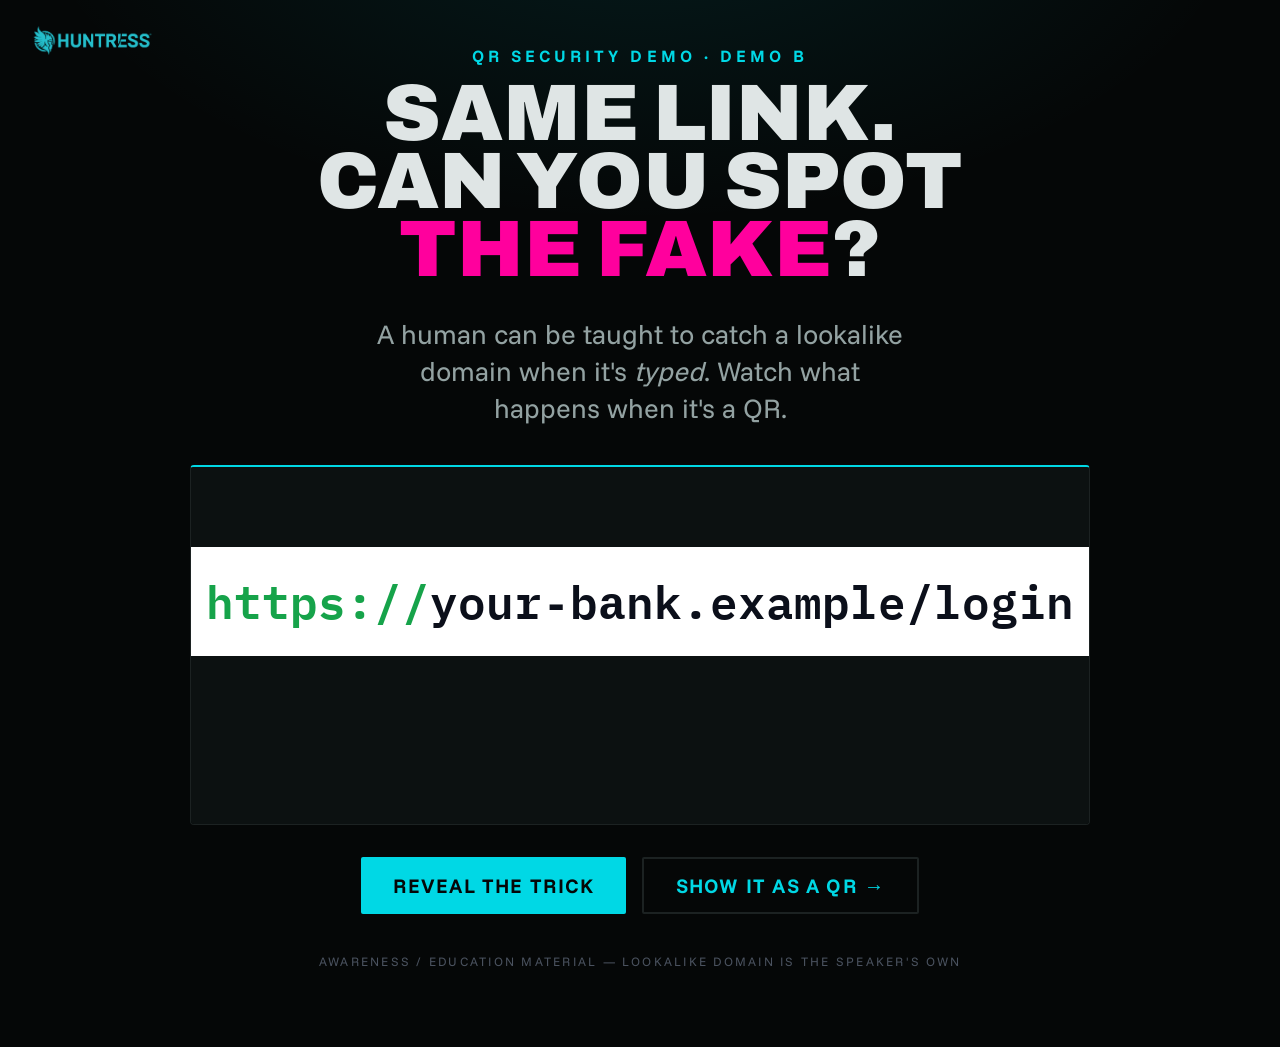
<file: demo-b-preview-defeat/index.html>
<!DOCTYPE html>
<html lang="en">
<head>
  <meta charset="utf-8">
  <meta name="viewport" content="width=device-width, initial-scale=1">
  <title>Spot the fake — URL vs QR</title>
  <link rel="stylesheet" href="../shared/landing.css">
  <style>
    body { justify-content: flex-start; padding-top: 5vh; }
    .stage { min-height: clamp(220px, 40vh, 460px); display:flex; flex-direction:column;
      align-items:center; justify-content:center; }
    .url-line {
      font-family: var(--mono);   /* IBM Plex Mono — makes the homoglyph legible */
      font-size: clamp(1rem, 4vw, 2.9rem);
      font-weight: 700;
      background: #fff; color:#0b0f1a;
      padding: 0.5em 0.7em; border-radius: 4px;
      display: inline-block;
      white-space: nowrap;      /* keep the URL on one clean line */
      max-width: 100%;
    }
    .stage { max-width: 100%; overflow-x: auto; }
    .url-line .scheme { color:#16a34a; }
    .homoglyph { position: relative; }
    body.exposed .homoglyph {
      background: #fde047; border-radius: 4px;
      box-shadow: 0 0 0 3px #f59e0b;
    }
    .callout { margin-top: 1.4rem; font-size: clamp(1rem, 2.4vw, 1.5rem);
      color: var(--warn); font-weight: 700; opacity:0; transition:opacity .3s; }
    body.exposed .callout { opacity: 1; }
    .controls { margin-top: 2rem; display:flex; gap:1rem; flex-wrap:wrap; justify-content:center; }
    button.ghost { background: transparent; color: var(--accent);
      border: 2px solid var(--border); }
  </style>
</head>
<body>
  <div class="wrap">
    <p class="eyebrow">QR security demo · Demo B</p>
    <h1 id="title">Same link. Can you spot <span class="hl-m">the fake</span>?</h1>
    <p class="lede" id="lede">A human can be taught to catch a lookalike domain
      when it's <em>typed</em>. Watch what happens when it's a QR.</p>

    <div class="panel stage">
      <!-- URL mode -->
      <div id="urlMode">
        <div class="url-line">
          <span class="scheme">https://</span><!--
       -->your&#8209;b<span class="homoglyph">&#x0430;</span>nk.example<!--
       --><span>/login</span>
        </div>
        <div class="callout">
          That highlighted character is a Cyrillic “а” (U+0430), not a Latin “a”
          (U+0061). Different domain. Different owner. Your eye reads “bank.”
        </div>
      </div>

      <!-- QR mode -->
      <div id="qrMode" class="hidden">
        <img class="qr" src="assets/lookalike.png" alt="QR code for the lookalike URL">
        <div class="callout" style="opacity:1; color:var(--muted);">
          Same lookalike URL — now encoded. No character to inspect. No preview.
          Nothing to spot. You just scan and go.
        </div>
      </div>
    </div>

    <div class="controls">
      <button id="exposeBtn" onclick="expose()">Reveal the trick</button>
      <button class="ghost" id="toggleBtn" onclick="toggleMode()">Show it as a QR →</button>
    </div>
    <p class="foot">Awareness / education material — lookalike domain is the speaker's own</p>
  </div>

  <script>
    let qr = false;
    function expose() { document.body.classList.add('exposed'); }
    function toggleMode() {
      qr = !qr;
      document.getElementById('urlMode').classList.toggle('hidden', qr);
      document.getElementById('qrMode').classList.toggle('hidden', !qr);
      document.getElementById('toggleBtn').textContent =
        qr ? '← Show it as a URL' : 'Show it as a QR →';
      document.getElementById('exposeBtn').style.visibility = qr ? 'hidden' : 'visible';
      document.getElementById('title').innerHTML =
        qr ? 'Now spot <span class="hl-m">the fake</span>.'
           : 'Same link. Can you spot <span class="hl-m">the fake</span>?';
    }
    document.addEventListener('keydown', (e) => {
      if (e.key === 'r' || e.key === 'R') expose();
      if (e.key === 'q' || e.key === 'Q' || e.key === ' ') { e.preventDefault(); toggleMode(); }
    });
  </script>
</body>
</html>
</file>
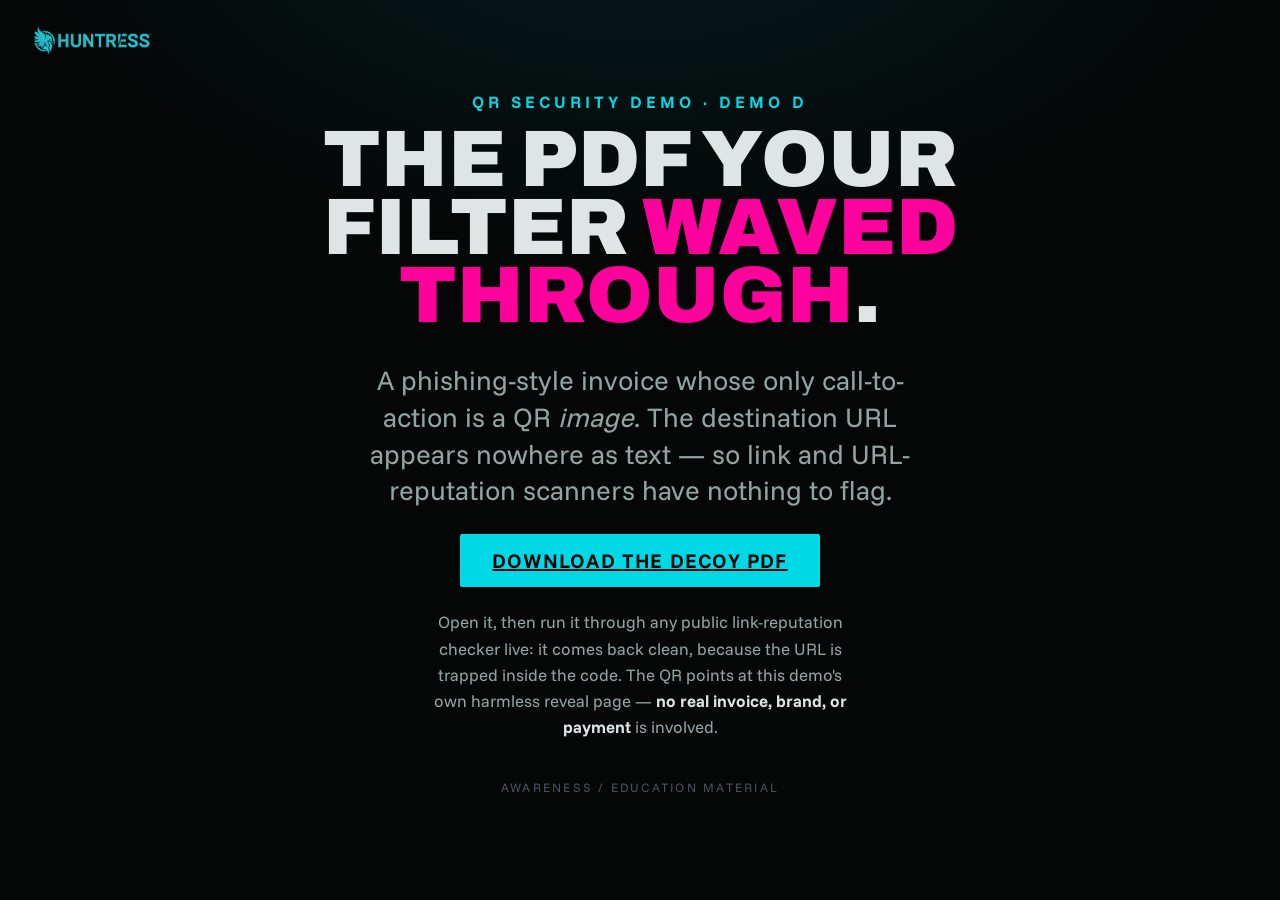
<file: demo-d-pdf-quishing/index.html>
<!DOCTYPE html>
<html lang="en">
<head>
  <meta charset="utf-8">
  <meta name="viewport" content="width=device-width, initial-scale=1">
  <title>Quishing-in-PDF — download the decoy</title>
  <link rel="stylesheet" href="../shared/landing.css">
</head>
<body>
  <div class="wrap">
    <p class="eyebrow">QR security demo · Demo D</p>
    <h1>The PDF your filter <span class="hl-m">waved through</span>.</h1>
    <p class="lede">A phishing-style invoice whose only call-to-action is a QR
      <em>image</em>. The destination URL appears nowhere as text — so link and
      URL-reputation scanners have nothing to flag.</p>
    <p><a class="btn" href="/invoice.pdf" download>Download the decoy PDF</a></p>
    <p class="disclaimer">
      Open it, then run it through any public link-reputation checker live: it
      comes back clean, because the URL is trapped inside the code. The QR
      points at this demo's own harmless reveal page — <strong>no real invoice,
      brand, or payment</strong> is involved.
    </p>
    <p class="foot">Awareness / education material</p>
  </div>
</body>
</html>
</file>
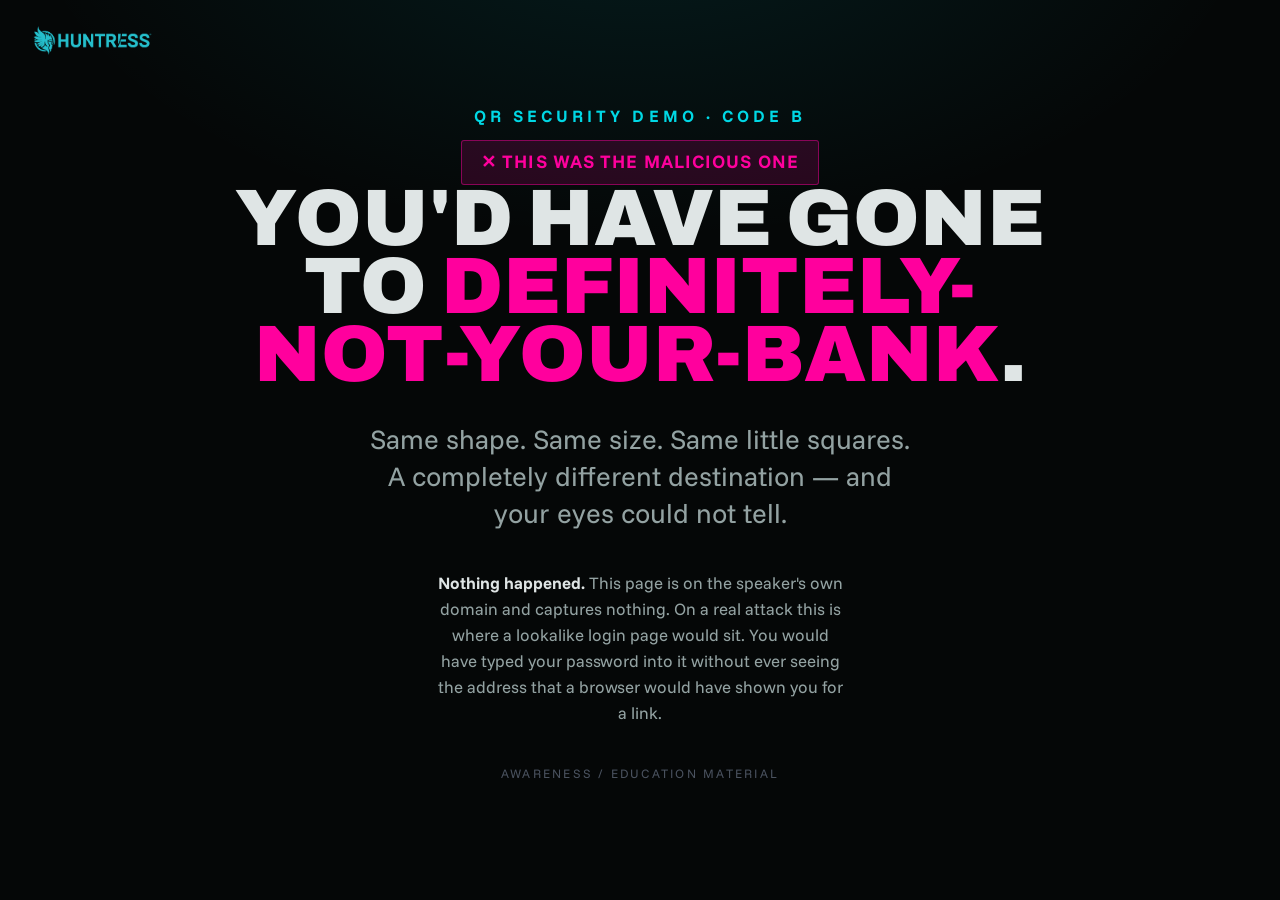
<file: demo-a-two-codes/not-your-bank.html>
<!DOCTYPE html>
<html lang="en">
<head>
  <meta charset="utf-8">
  <meta name="viewport" content="width=device-width, initial-scale=1">
  <title>You scanned the malicious code</title>
  <link rel="stylesheet" href="../shared/landing.css">
</head>
<body>
  <div class="wrap">
    <p class="eyebrow">QR security demo · Code B</p>
    <div class="badge danger">✕ This was the malicious one</div>
    <h1>You'd have gone to <span class="hl-m">definitely-not-your-bank</span>.</h1>
    <p class="lede">Same shape. Same size. Same little squares. A completely
      different destination — and your eyes could not tell.</p>
    <p class="disclaimer">
      <strong>Nothing happened.</strong> This page is on the speaker's own
      domain and captures nothing. On a real attack this is where a lookalike
      login page would sit. You would have typed your password into it without
      ever seeing the address that a browser would have shown you for a link.
    </p>
    <p class="foot">Awareness / education material</p>
  </div>
</body>
</html>
</file>
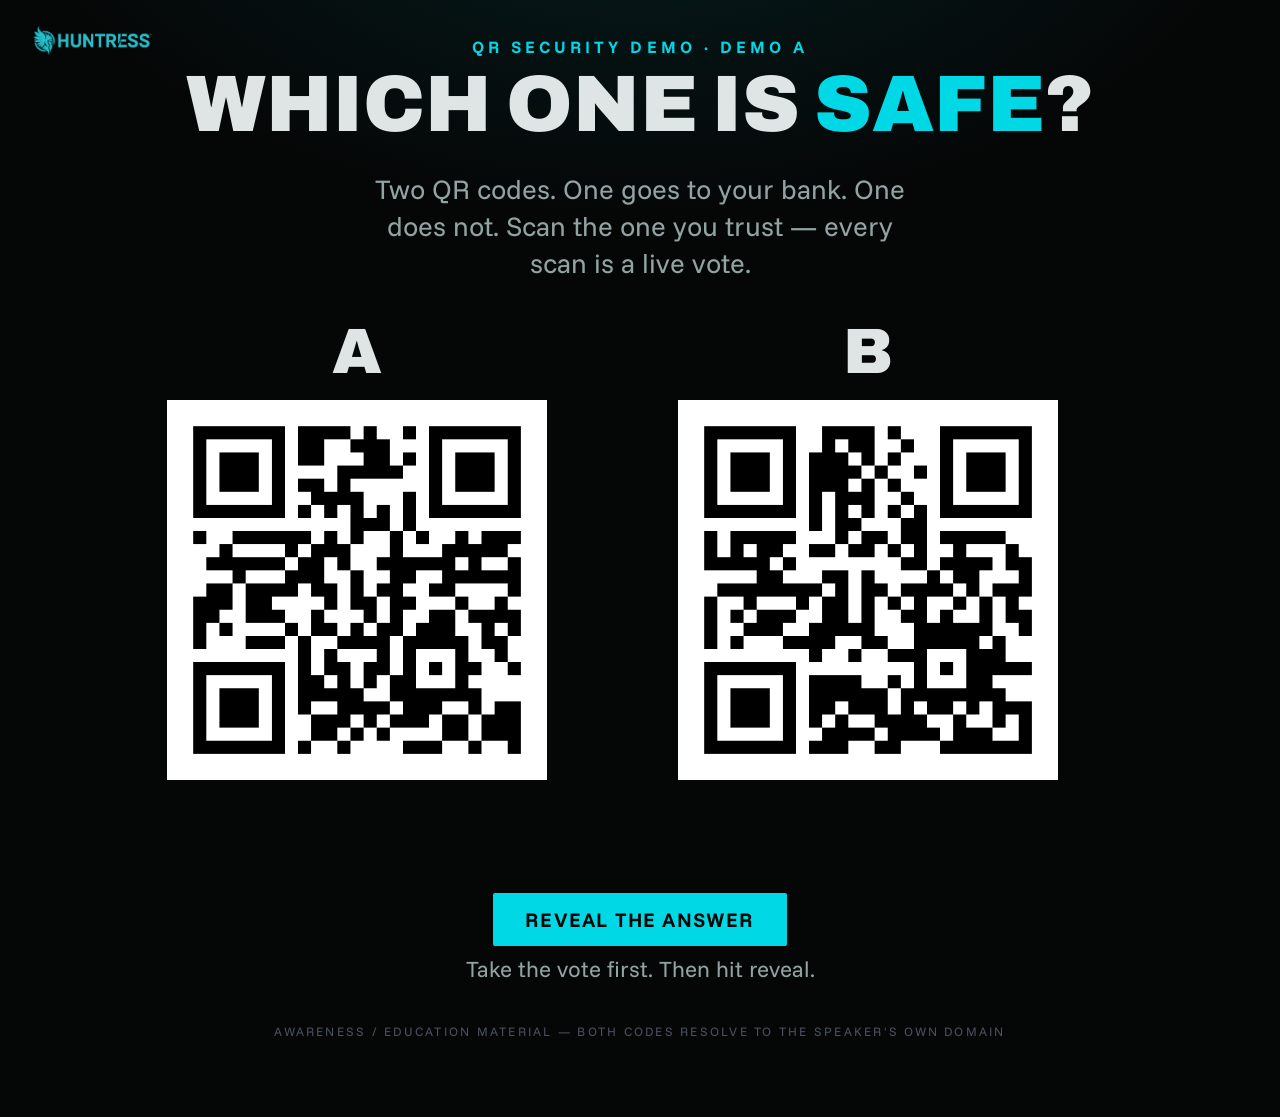
<file: demo-a-two-codes/stage.html>
<!DOCTYPE html>
<html lang="en">
<head>
  <meta charset="utf-8">
  <meta name="viewport" content="width=device-width, initial-scale=1">
  <title>Two identical codes — which is safe?</title>
  <link rel="stylesheet" href="../shared/landing.css">
  <style>
    body { justify-content: flex-start; padding-top: 4vh; }
    /* Stage is a projector slide — give it room so the two codes sit side by side. */
    .wrap { max-width: 1040px; }
    .codes {
      display: flex;
      gap: clamp(1.5rem, 6vw, 5rem);
      justify-content: center;
      align-items: flex-start;
      flex-wrap: nowrap;          /* keep A and B side by side on the projector */
      margin-top: 1.5rem;
    }
    .code {
      display: flex;
      flex-direction: column;
      align-items: center;
      gap: 1rem;
      min-width: 0;
    }
    .code .label {
      font-family: var(--display);
      font-size: clamp(2rem, 6vw, 4rem);
      font-weight: 900;
      line-height: 1;
    }
    .code img { width: min(40vw, 380px); height: auto; }
    /* Only stack if someone opens this on a genuinely narrow screen. */
    @media (max-width: 620px) {
      .codes { flex-wrap: wrap; }
      .code img { width: min(70vw, 320px); }
    }
    .verdict {
      font-size: clamp(1.1rem, 2.6vw, 1.6rem);
      font-weight: 800;
      text-transform: uppercase;
      letter-spacing: 0.04em;
      padding: 0.4em 1em;
      border-radius: 3px;
      opacity: 0;
      transform: translateY(8px);
      transition: opacity 0.4s ease, transform 0.4s ease;
    }
    body.revealed .verdict { opacity: 1; transform: none; }
    .verdict.safe   { background: rgba(0,216,229,0.12); color: var(--cyan);    border: 1px solid rgba(0,216,229,0.45); }
    .verdict.danger { background: rgba(255,0,157,0.14); color: var(--magenta); border: 1px solid rgba(255,0,157,0.45); }
    .controls { margin-top: 2.5rem; }
    .hint { color: var(--muted); font-size: clamp(1rem,2.2vw,1.4rem); margin-top: 0.5rem; }
  </style>
</head>
<body>
  <div class="wrap">
    <p class="eyebrow">QR security demo · Demo A</p>
    <h1>Which one is <span class="hl-t">safe</span>?</h1>
    <p class="lede">Two QR codes. One goes to your bank. One does not.
      Scan the one you trust — every scan is a live vote.</p>

    <div class="codes">
      <div class="code">
        <div class="label">A</div>
        <img src="assets/code-left.png" alt="QR code A">
        <div class="verdict safe">✓ Safe — your bank</div>
      </div>
      <div class="code">
        <div class="label">B</div>
        <img src="assets/code-right.png" alt="QR code B">
        <div class="verdict danger">✕ Malicious — not your bank</div>
      </div>
    </div>

    <div class="controls">
      <button id="revealBtn" onclick="reveal()">Reveal the answer</button>
      <p class="hint" id="hint">Take the vote first. Then hit reveal.</p>
    </div>
    <p class="foot">Awareness / education material — both codes resolve to the speaker's own domain</p>
  </div>

  <script>
    function reveal() {
      document.body.classList.add('revealed');
      document.getElementById('revealBtn').classList.add('hidden');
      document.getElementById('hint').textContent =
        "Nobody in a 10,000-seat room can tell. Neither can a phone camera.";
    }
    // Press R (or spacebar) to reveal from a clicker.
    document.addEventListener('keydown', function (e) {
      if (e.key === 'r' || e.key === 'R' || e.key === ' ') { e.preventDefault(); reveal(); }
    });
  </script>
</body>
</html>
</file>
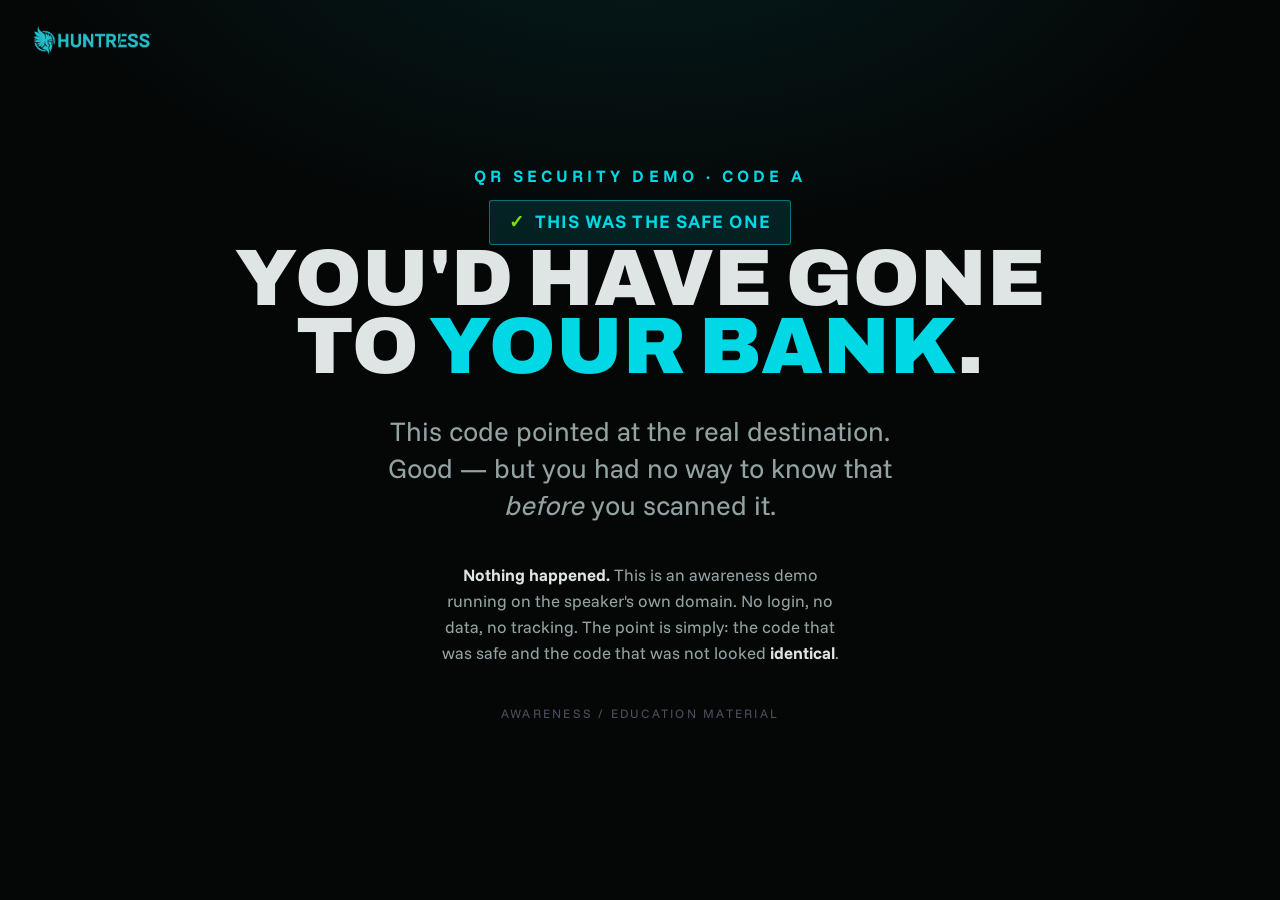
<file: demo-a-two-codes/your-bank.html>
<!DOCTYPE html>
<html lang="en">
<head>
  <meta charset="utf-8">
  <meta name="viewport" content="width=device-width, initial-scale=1">
  <title>You scanned the safe code</title>
  <link rel="stylesheet" href="../shared/landing.css">
</head>
<body>
  <div class="wrap">
    <p class="eyebrow">QR security demo · Code A</p>
    <div class="badge safe"><span class="tick">✓</span> This was the safe one</div>
    <h1>You'd have gone to <span class="hl-t">your bank</span>.</h1>
    <p class="lede">This code pointed at the real destination. Good — but you
      had no way to know that <em>before</em> you scanned it.</p>
    <p class="disclaimer">
      <strong>Nothing happened.</strong> This is an awareness demo running on
      the speaker's own domain. No login, no data, no tracking. The point is
      simply: the code that was safe and the code that was not looked
      <strong>identical</strong>.
    </p>
    <p class="foot">Awareness / education material</p>
  </div>
</body>
</html>
</file>
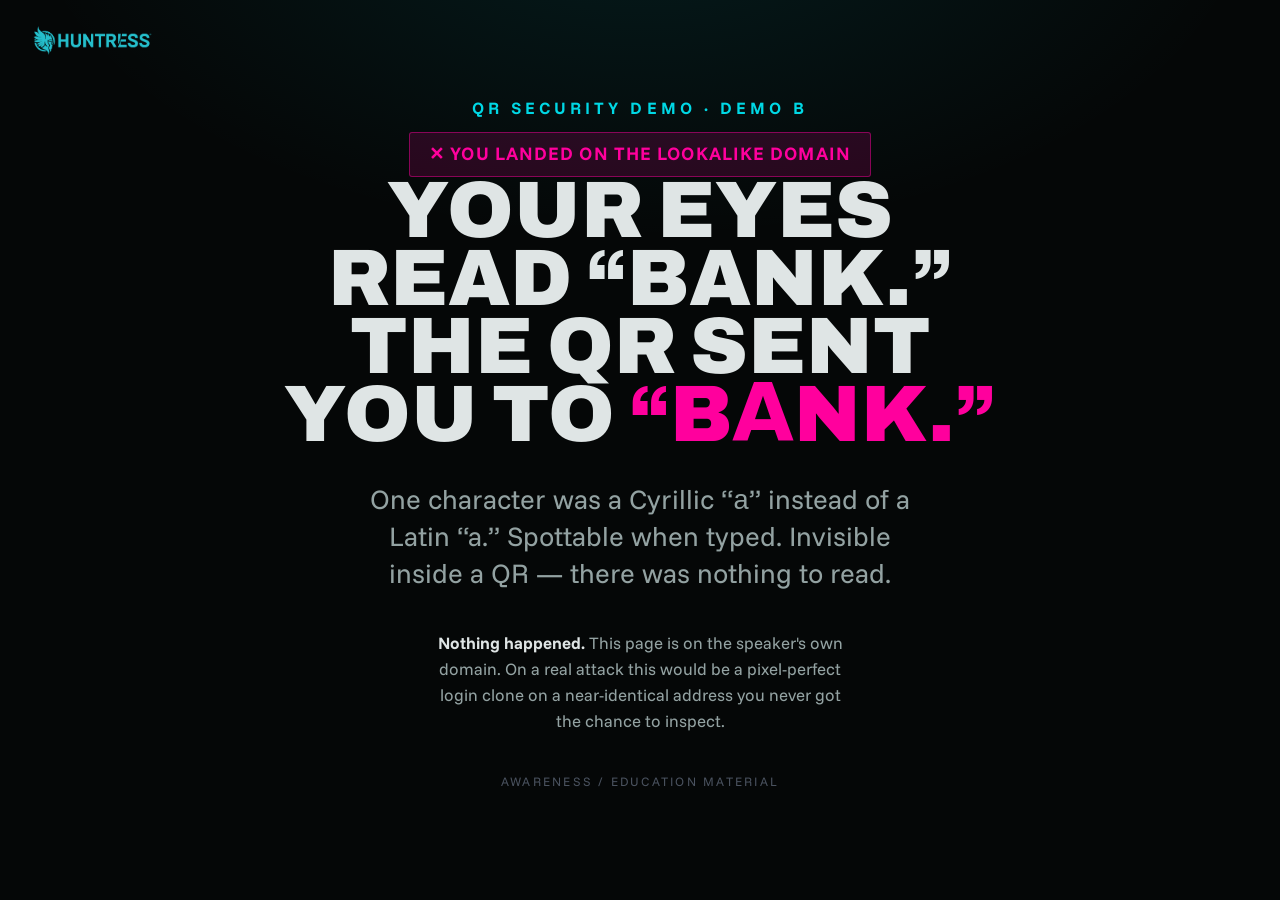
<file: demo-b-preview-defeat/gotcha.html>
<!DOCTYPE html>
<html lang="en">
<head>
  <meta charset="utf-8">
  <meta name="viewport" content="width=device-width, initial-scale=1">
  <title>You scanned the lookalike</title>
  <link rel="stylesheet" href="../shared/landing.css">
</head>
<body>
  <div class="wrap">
    <p class="eyebrow">QR security demo · Demo B</p>
    <div class="badge danger">✕ You landed on the lookalike domain</div>
    <h1>Your eyes read “bank.” The QR sent you to <span class="hl-m">“bаnk.”</span></h1>
    <p class="lede">One character was a Cyrillic “а” instead of a Latin “a.”
      Spottable when typed. Invisible inside a QR — there was nothing to read.</p>
    <p class="disclaimer">
      <strong>Nothing happened.</strong> This page is on the speaker's own
      domain. On a real attack this would be a pixel-perfect login clone on a
      near-identical address you never got the chance to inspect.
    </p>
    <p class="foot">Awareness / education material</p>
  </div>
</body>
</html>
</file>
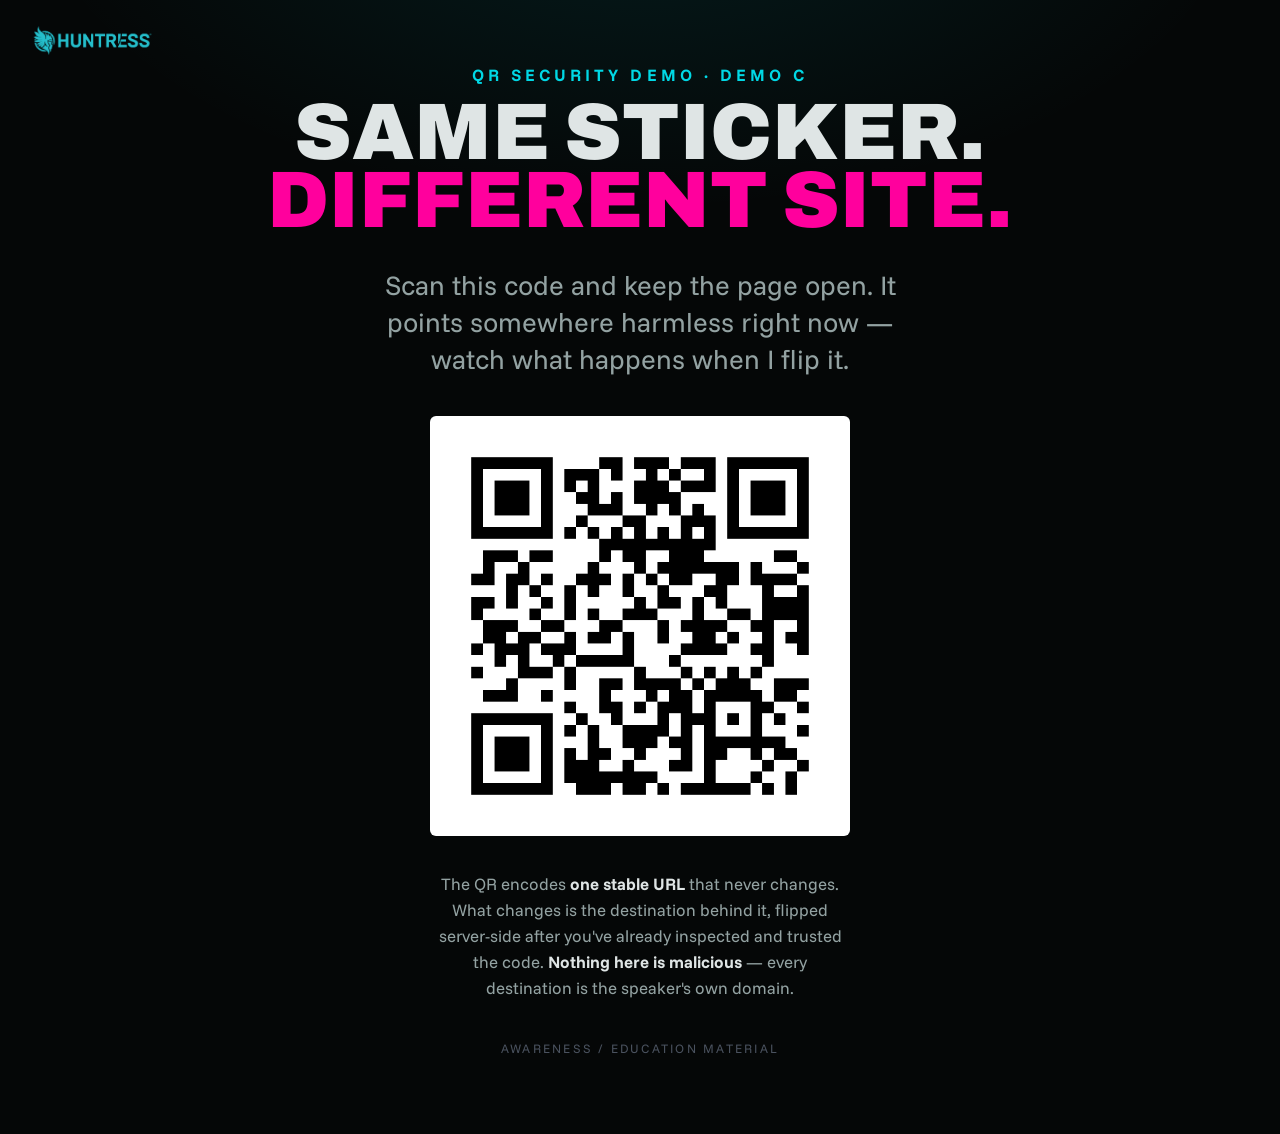
<file: demo-c-dynamic-switch/stage.html>
<!DOCTYPE html>
<html lang="en">
<head>
  <meta charset="utf-8">
  <meta name="viewport" content="width=device-width, initial-scale=1">
  <title>Dynamic-QR switch — scan this code</title>
  <link rel="stylesheet" href="../shared/landing.css">
</head>
<body>
  <div class="wrap">
    <p class="eyebrow">QR security demo · Demo C</p>
    <h1>Same sticker. <span class="hl-m">Different site.</span></h1>
    <p class="lede">Scan this code and keep the page open. It points somewhere
      harmless right now — watch what happens when I flip it.</p>
    <img class="qr" src="assets/redirector.png" alt="Scan to open the demo page">
    <p class="disclaimer">
      The QR encodes <strong>one stable URL</strong> that never changes. What
      changes is the destination behind it, flipped server-side after you've
      already inspected and trusted the code. <strong>Nothing here is
      malicious</strong> — every destination is the speaker's own domain.
    </p>
    <p class="foot">Awareness / education material</p>
  </div>
</body>
</html>
</file>
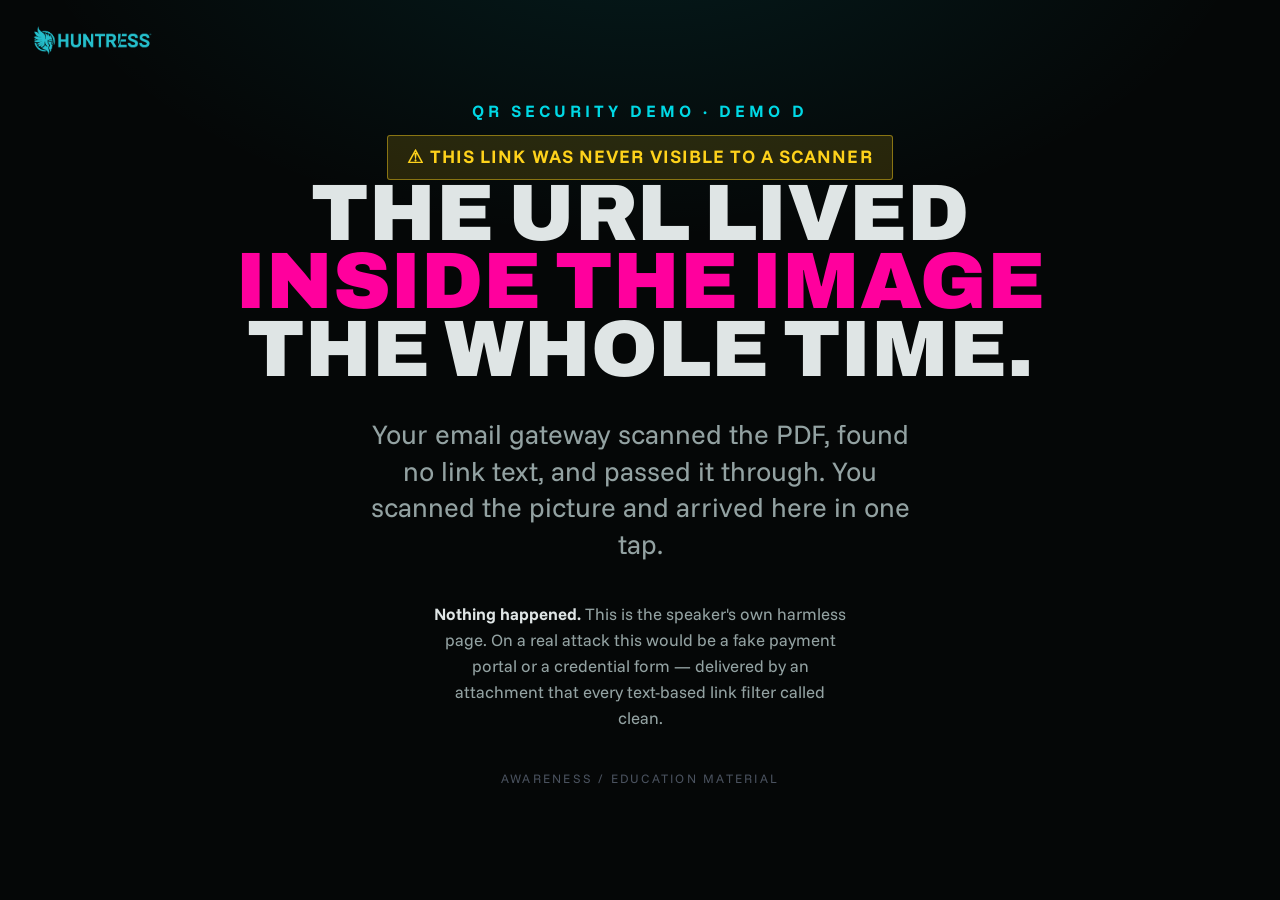
<file: demo-d-pdf-quishing/invoice.html>
<!DOCTYPE html>
<html lang="en">
<head>
  <meta charset="utf-8">
  <meta name="viewport" content="width=device-width, initial-scale=1">
  <title>You scanned the PDF's QR</title>
  <link rel="stylesheet" href="../shared/landing.css">
</head>
<body>
  <div class="wrap">
    <p class="eyebrow">QR security demo · Demo D</p>
    <div class="badge warn">⚠ This link was never visible to a scanner</div>
    <h1>The URL lived <span class="hl-m">inside the image</span> the whole time.</h1>
    <p class="lede">Your email gateway scanned the PDF, found no link text, and
      passed it through. You scanned the picture and arrived here in one tap.</p>
    <p class="disclaimer">
      <strong>Nothing happened.</strong> This is the speaker's own harmless page.
      On a real attack this would be a fake payment portal or a credential form —
      delivered by an attachment that every text-based link filter called clean.
    </p>
    <p class="foot">Awareness / education material</p>
  </div>
</body>
</html>
</file>
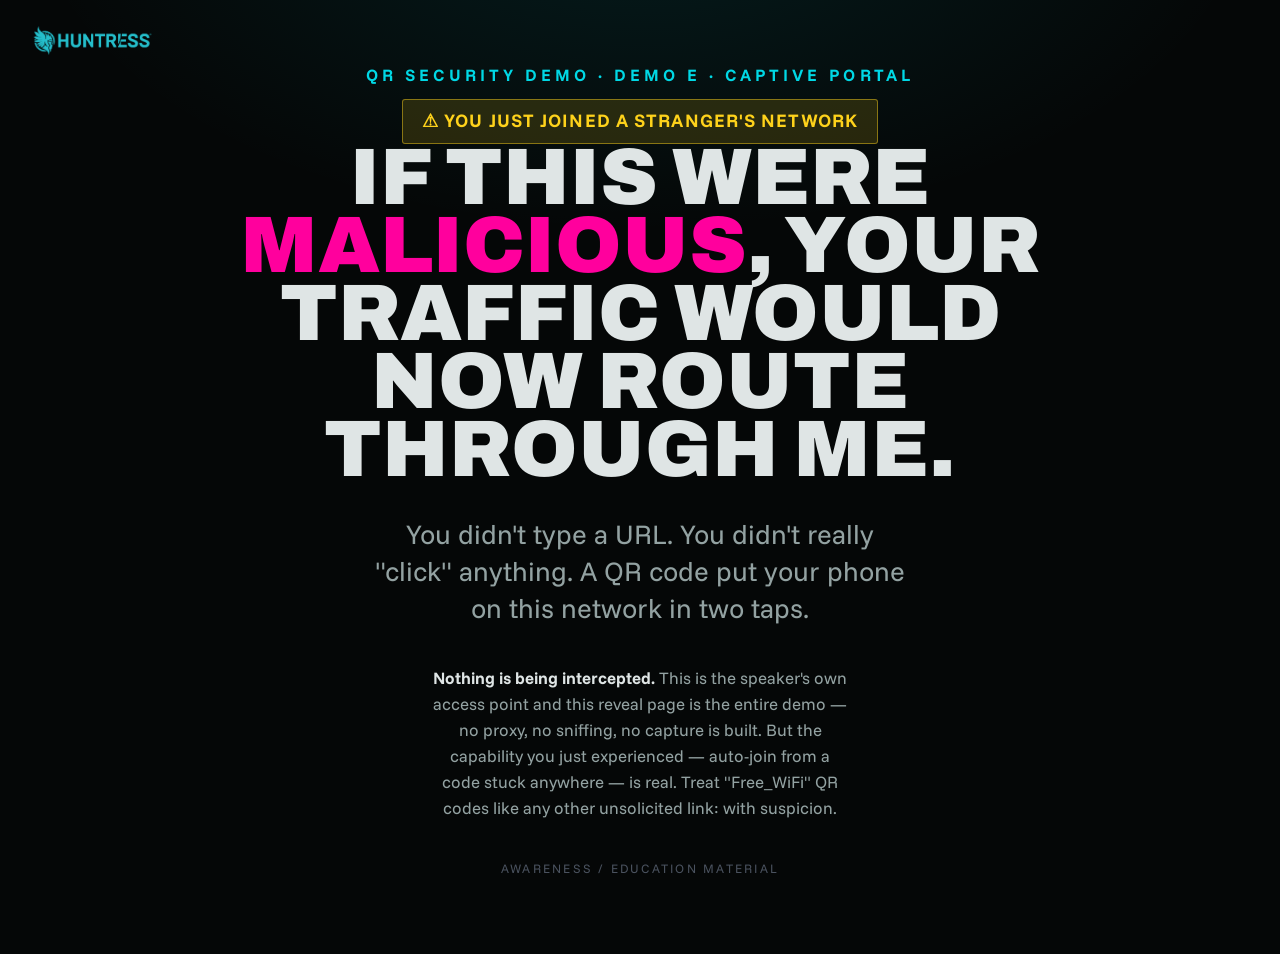
<file: demo-e-wifi-reveal/portal.html>
<!DOCTYPE html>
<html lang="en">
<head>
  <meta charset="utf-8">
  <meta name="viewport" content="width=device-width, initial-scale=1">
  <title>You're connected</title>
  <link rel="stylesheet" href="../shared/landing.css">
</head>
<body>
  <div class="wrap">
    <p class="eyebrow">QR security demo · Demo E · captive portal</p>
    <div class="badge warn">⚠ You just joined a stranger's network</div>
    <h1>If this were <span class="hl-m">malicious</span>, your traffic would now route through me.</h1>
    <p class="lede">You didn't type a URL. You didn't really "click" anything.
      A QR code put your phone on this network in two taps.</p>
    <p class="disclaimer">
      <strong>Nothing is being intercepted.</strong> This is the speaker's own
      access point and this reveal page is the entire demo — no proxy, no
      sniffing, no capture is built. But the capability you just experienced —
      auto-join from a code stuck anywhere — is real. Treat "Free_WiFi" QR codes
      like any other unsolicited link: with suspicion.
    </p>
    <p class="foot">Awareness / education material</p>
  </div>
</body>
</html>
</file>
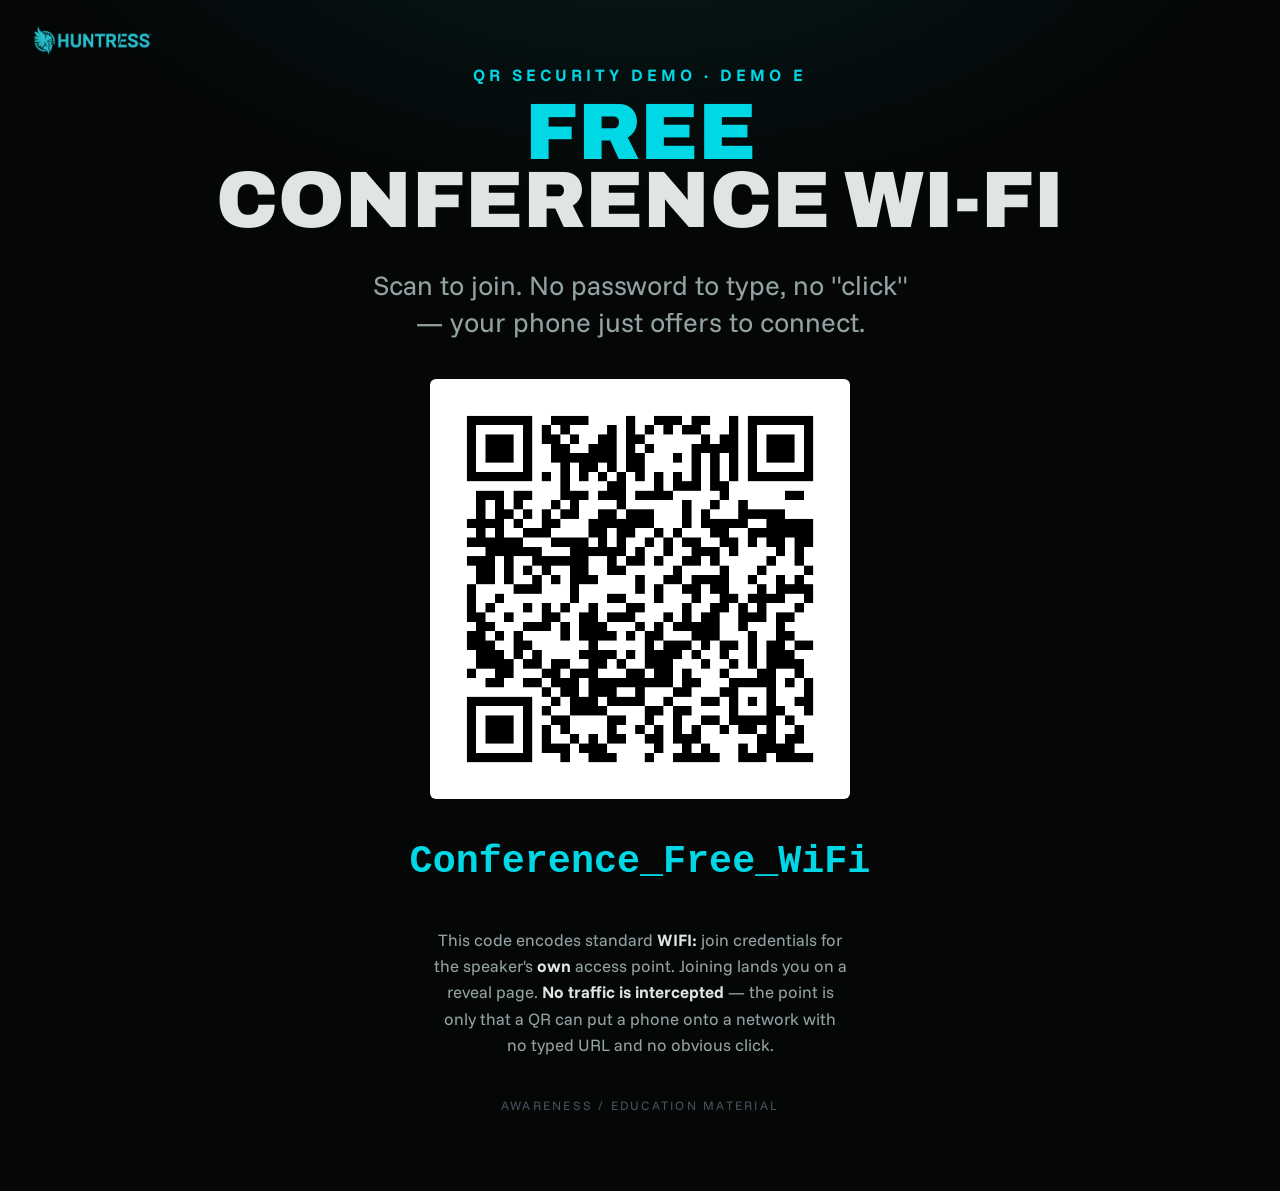
<file: demo-e-wifi-reveal/stage.html>
<!DOCTYPE html>
<html lang="en">
<head>
  <meta charset="utf-8">
  <meta name="viewport" content="width=device-width, initial-scale=1">
  <title>Join the conference Wi-Fi</title>
  <link rel="stylesheet" href="../shared/landing.css">
  <style>
    .ssid { font-family: ui-monospace, Menlo, Consolas, monospace;
      font-size: clamp(1.4rem, 4vw, 2.4rem); font-weight:700; color:var(--accent); }
  </style>
</head>
<body>
  <div class="wrap">
    <p class="eyebrow">QR security demo · Demo E</p>
    <h1><span class="hl-t">Free</span> conference Wi-Fi</h1>
    <p class="lede">Scan to join. No password to type, no "click" — your phone
      just offers to connect.</p>
    <img class="qr" src="assets/wifi.png" alt="Wi-Fi join QR code">
    <p class="ssid" id="ssid">Conference_Free_WiFi</p>
    <p class="disclaimer">
      This code encodes standard <strong>WIFI:</strong> join credentials for the
      speaker's <strong>own</strong> access point. Joining lands you on a reveal
      page. <strong>No traffic is intercepted</strong> — the point is only that a
      QR can put a phone onto a network with no typed URL and no obvious click.
    </p>
    <p class="foot">Awareness / education material</p>
  </div>
</body>
</html>
</file>
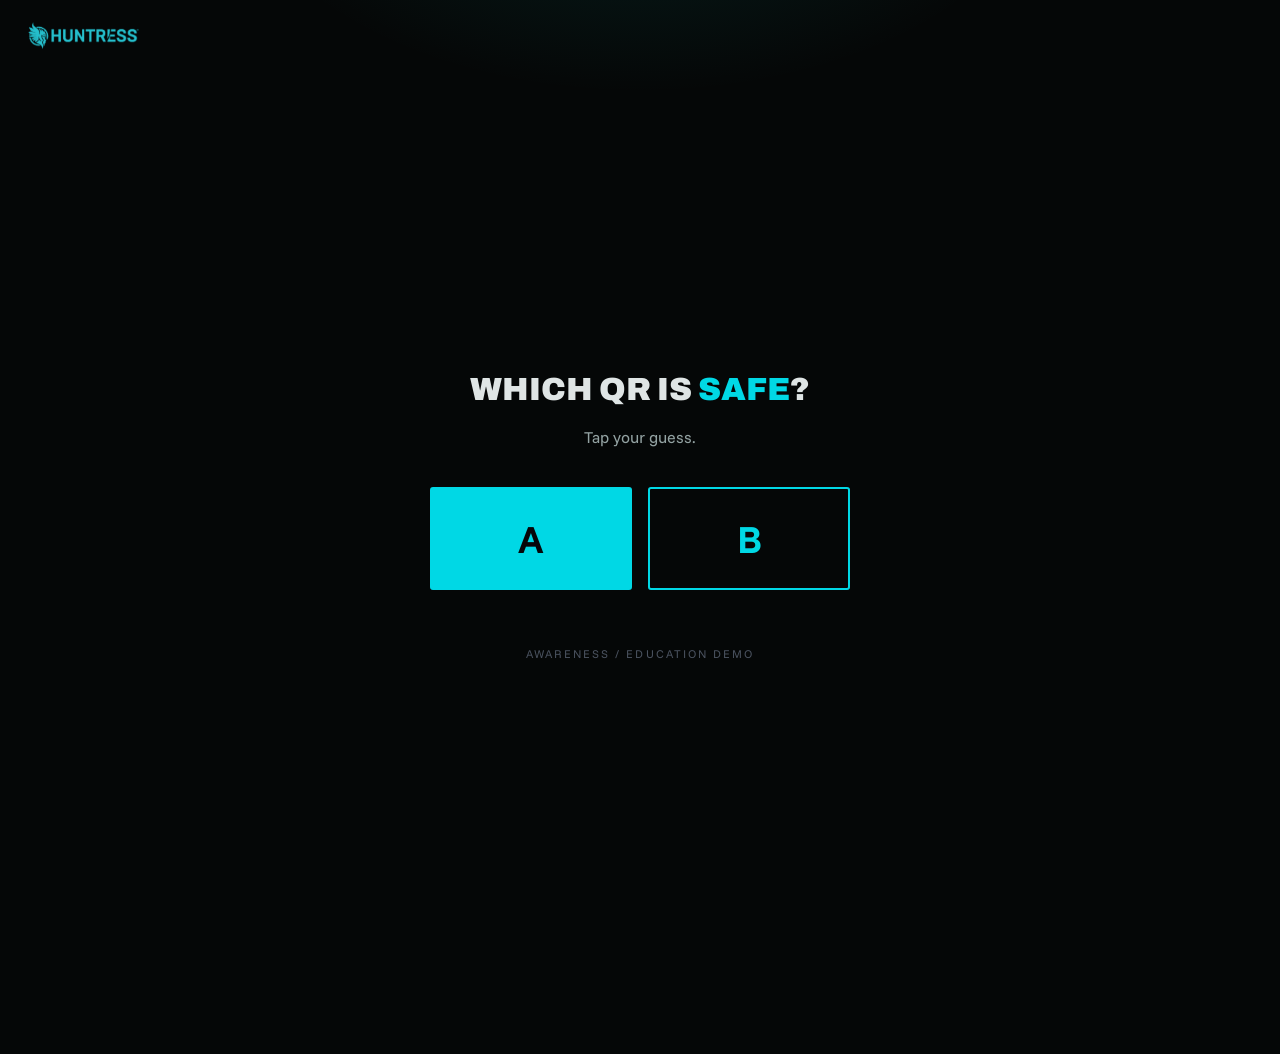
<file: demo-a-two-codes/poll/vote.html>
<!DOCTYPE html>
<html lang="en">
<head>
  <meta charset="utf-8">
  <meta name="viewport" content="width=device-width, initial-scale=1">
  <title>Vote — which QR is safe?</title>
  <style>
    /* Official Huntress fonts, inlined so this page stays self-contained. */
@font-face{font-family:"Archivo";font-style:normal;font-weight:900;font-display:swap;src:url([data-uri]) format("woff2");}
@font-face{font-family:"Funnel Sans";font-style:normal;font-weight:400;font-display:swap;src:url([data-uri]) format("woff2");}
@font-face{font-family:"Funnel Sans";font-style:normal;font-weight:700;font-display:swap;src:url([data-uri]) format("woff2");}
@font-face{font-family:"IBM Plex Mono";font-style:normal;font-weight:400;font-display:swap;src:url([data-uri]) format("woff2");}

    :root { --bg:#050707; --ink:#dfe5e5; --muted:#93a2a2; --cyan:#00d8e5;
      --display:"Archivo","Arial Black",system-ui,sans-serif;
      --sans:"Funnel Sans",-apple-system,BlinkMacSystemFont,"Segoe UI",Roboto,sans-serif; }
    body { margin:0; min-height:100vh; color:var(--ink); font-family:var(--sans);
      background:radial-gradient(700px 420px at 50% -15%, rgba(20,224,212,0.12), transparent 60%), var(--bg);
      display:flex; flex-direction:column; align-items:center; justify-content:center;
      padding:6vw; text-align:center; gap:1.5rem; }
    .brand { position:fixed; top:1.4rem; left:1.5rem; z-index:10; width:120px; height:27px; background:url([data-uri]) left center/contain no-repeat; }
    h1 { font-family:var(--display); font-weight:900; font-size:2rem; margin:0;
      line-height:0.85; text-transform:uppercase; letter-spacing:0; }
    p { color:var(--muted); margin:0 0 1rem; }
    .choice { width:100%; max-width:420px; display:flex; gap:1rem; }
    button { flex:1; font:inherit; font-weight:800; font-size:2.4rem;
      border:2px solid var(--cyan); border-radius:3px; padding:1.6rem 0; cursor:pointer; }
    #a { background:var(--cyan); color:#06070a; }
    #b { background:transparent; color:var(--cyan); }
    button:active { transform:translateY(2px); }
    .thanks { display:none; font-size:1.4rem; font-weight:800; text-transform:uppercase;
      letter-spacing:0.03em; color:var(--cyan); }
    .thanks.show { display:block; }
    .hl-t { color:var(--cyan); }
    .foot { margin-top:2rem; font-size:0.72rem; letter-spacing:0.18em;
      text-transform:uppercase; color:#4a525f; }
  </style>
</head>
<body>
  <div class="brand" role="img" aria-label="Huntress"></div>
  <h1>Which QR is <span class="hl-t">safe</span>?</h1>
  <p>Tap your guess.</p>
  <div class="choice" id="buttons">
    <button id="a" onclick="vote('a')">A</button>
    <button id="b" onclick="vote('b')">B</button>
  </div>
  <div class="thanks" id="thanks">Vote counted. Watch the screen. 👀</div>
  <p class="foot">Awareness / education demo</p>

  <script>
    async function vote(choice) {
      try {
        await fetch('/api/vote', {
          method: 'POST',
          headers: {'Content-Type': 'application/json'},
          body: JSON.stringify({choice})
        });
      } catch (_) {}
      document.getElementById('buttons').style.display = 'none';
      document.getElementById('thanks').classList.add('show');
    }
  </script>
</body>
</html>
</file>
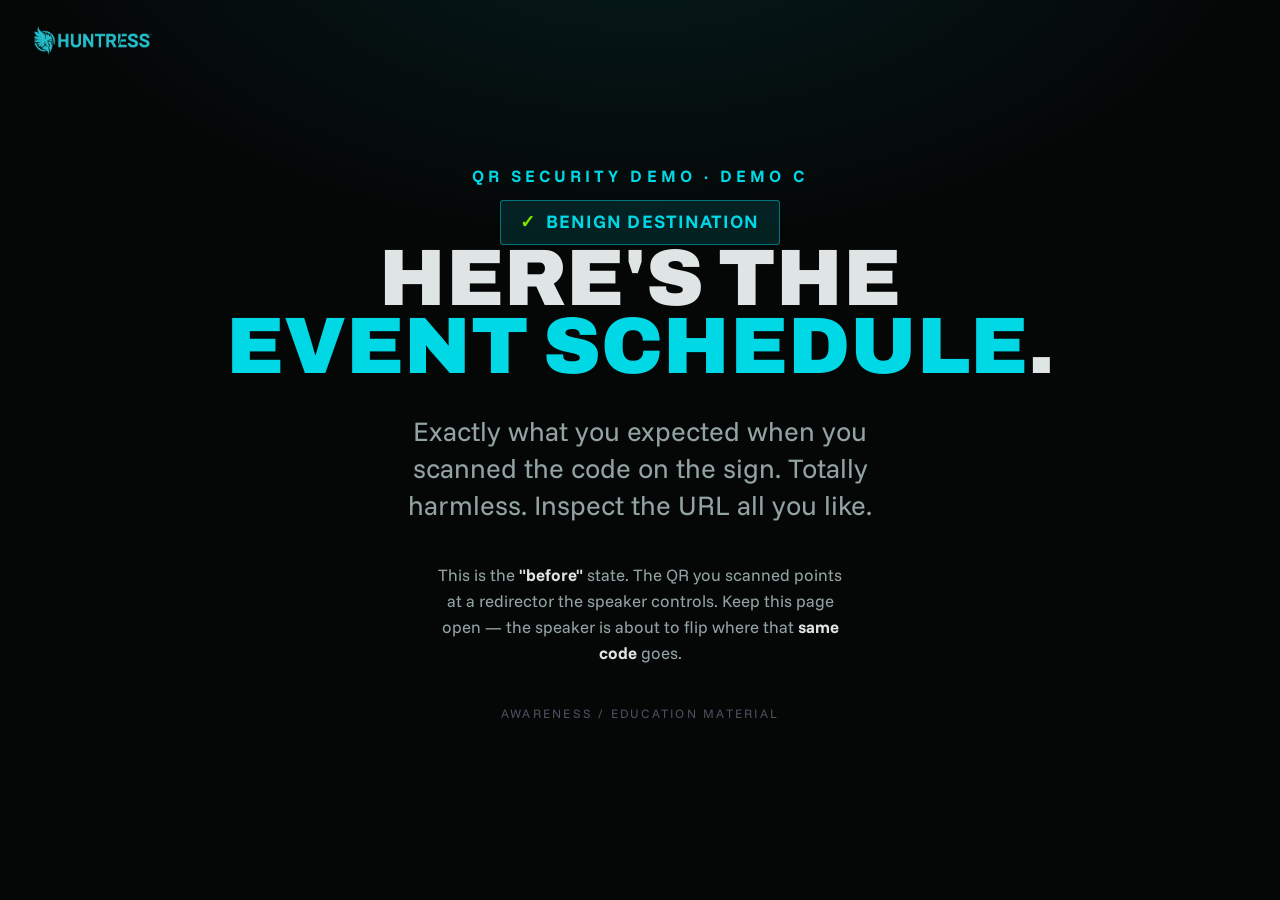
<file: demo-c-dynamic-switch/assets/benign.html>
<!DOCTYPE html>
<html lang="en">
<head>
  <meta charset="utf-8">
  <meta name="viewport" content="width=device-width, initial-scale=1">
  <title>Event schedule</title>
  <link rel="stylesheet" href="../../shared/landing.css">
</head>
<body>
  <div class="wrap">
    <p class="eyebrow">QR security demo · Demo C</p>
    <div class="badge safe"><span class="tick">✓</span> Benign destination</div>
    <h1>Here's the <span class="hl-t">event schedule</span>.</h1>
    <p class="lede">Exactly what you expected when you scanned the code on the
      sign. Totally harmless. Inspect the URL all you like.</p>
    <p class="disclaimer">
      This is the <strong>"before"</strong> state. The QR you scanned points at
      a redirector the speaker controls. Keep this page open — the speaker is
      about to flip where that <strong>same code</strong> goes.
    </p>
    <p class="foot">Awareness / education material</p>
  </div>
</body>
</html>
</file>
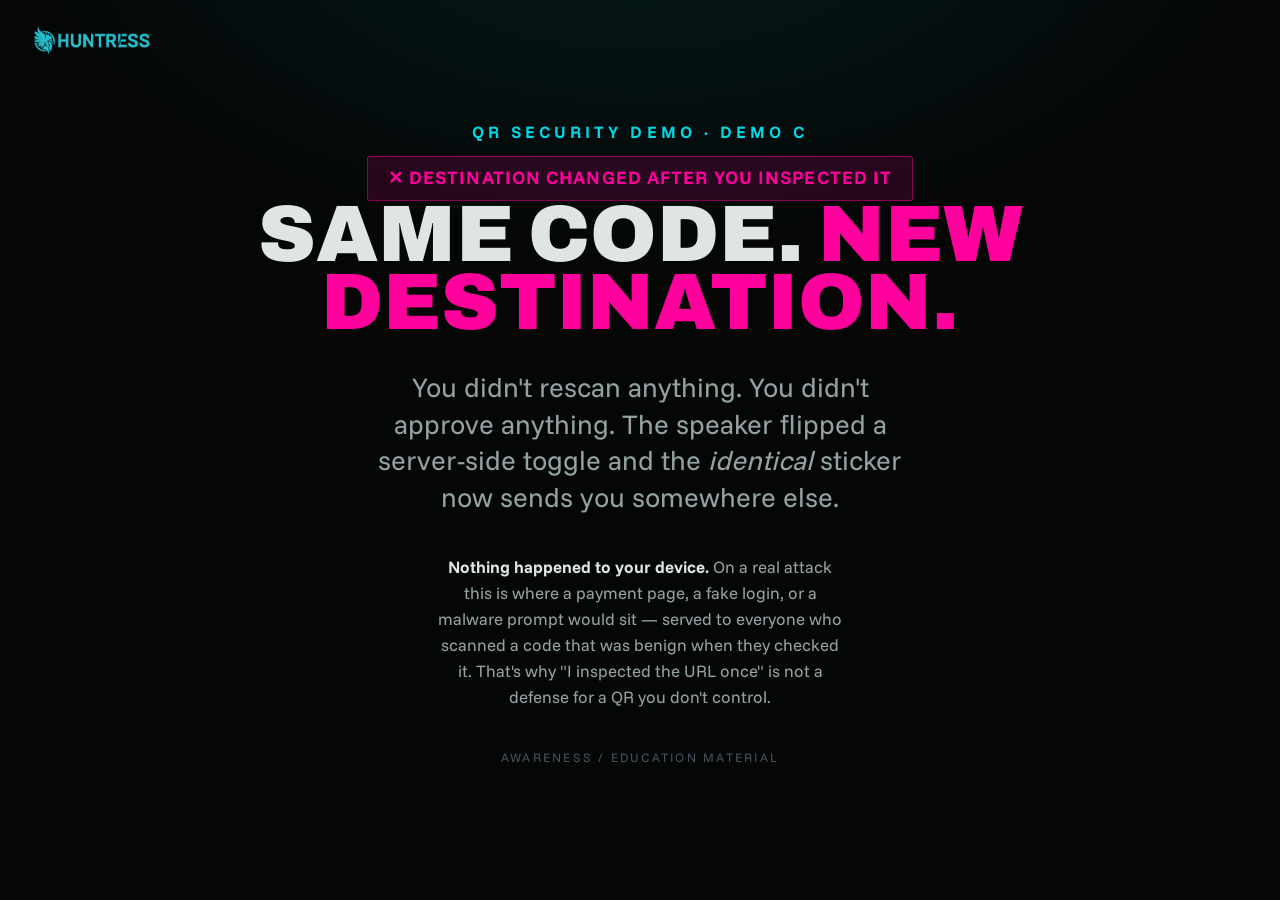
<file: demo-c-dynamic-switch/assets/swapped.html>
<!DOCTYPE html>
<html lang="en">
<head>
  <meta charset="utf-8">
  <meta name="viewport" content="width=device-width, initial-scale=1">
  <title>The destination just changed</title>
  <link rel="stylesheet" href="../../shared/landing.css">
</head>
<body>
  <div class="wrap">
    <p class="eyebrow">QR security demo · Demo C</p>
    <div class="badge danger">✕ Destination changed after you inspected it</div>
    <h1>Same code. <span class="hl-m">New destination.</span></h1>
    <p class="lede">You didn't rescan anything. You didn't approve anything. The
      speaker flipped a server-side toggle and the <em>identical</em> sticker
      now sends you somewhere else.</p>
    <p class="disclaimer">
      <strong>Nothing happened to your device.</strong> On a real attack this is
      where a payment page, a fake login, or a malware prompt would sit — served
      to everyone who scanned a code that was benign when they checked it.
      That's why "I inspected the URL once" is not a defense for a QR you don't
      control.
    </p>
    <p class="foot">Awareness / education material</p>
  </div>
</body>
</html>
</file>
<file: shared/landing.css>
/* Shared styling for every demo landing / reveal page.
 * Huntress-branded per the official style guide (Frontify): Blacksite ground,
 * Huntress Teal primary, Raspberry Pi (magenta) accent, Cybercrime Lime used
 * sparingly. Archivo Black titles (all caps), Funnel Sans body, IBM Plex Mono.
 * Legible from the back row; obviously an awareness demo, never a real login.
 * QR codes stay black-on-white for scannability.
 *
 * Brand tokens live in :root — swap these to re-skin every page at once.
 */
@import url("fonts.css");

:root {
  /* Official Huntress palette (Frontify style guide) */
  --bg: #050707;            /* Blacksite — near-black ground (50%) */
  --bg-panel: #0c1111;      /* lifted panel */
  --ink: #dfe5e5;           /* Whitehat — primary text (25%) */
  --muted: #93a2a2;         /* dimmed Whitehat for secondary text */

  --cyan: #00d8e5;          /* Huntress Teal — primary accent (10%) */
  --magenta: #ff009d;       /* Raspberry Pi — accent (<=5%) */
  --lime: #7ee500;          /* Cybercrime Lime — sparing accent (<=5%) */
  --amber: #fed21b;         /* Canary Yellow — caution (tertiary) */
  --firewall: #f2522e;      /* Firewall — reserved */

  /* Semantic aliases used across the demos.
   * Teal-forward: safe/positive reads teal, malicious reads magenta.
   * Lime is reserved for tiny accents only (e.g. the safe check-mark). */
  --accent: var(--cyan);
  --safe:   var(--cyan);    /* "safe" reveals — teal, not green */
  --danger: var(--magenta); /* "malicious" reveals */
  --warn:   var(--amber);

  --border: #1c2222;
  --maxw: 900px;

  --display: "Archivo", "Arial Black", system-ui, sans-serif;   /* Black weight */
  --sans: "Funnel Sans", -apple-system, BlinkMacSystemFont, "Segoe UI", Roboto,
    Helvetica, Arial, sans-serif;
  --mono: "IBM Plex Mono", "SF Mono", ui-monospace, Menlo, Consolas, monospace;
}

* { box-sizing: border-box; }

html, body {
  margin: 0;
  padding: 0;
  background:
    radial-gradient(1000px 560px at 50% -12%, rgba(0,216,229,0.10), transparent 62%),
    var(--bg);
  color: var(--ink);
  font-family: var(--sans);
  line-height: 1.35;
  -webkit-font-smoothing: antialiased;
}

body {
  min-height: 100vh;
  display: flex;
  flex-direction: column;
  align-items: center;
  justify-content: center;
  padding: 5vw 6vw;
  text-align: center;
}

/* Official Huntress wordmark (Wide Teal), fixed top-left on every page.
 * Teal-on-dark is an approved logo combo; generous clear space per the guide. */
body::before {
  content: "";
  position: fixed;
  top: 1.6rem;
  left: 1.8rem;
  z-index: 10;
  width: 128px;
  height: 29px;   /* logo is 654x149 (~4.39:1) */
  background: url("huntress-logo-wide-teal.png") left center / contain no-repeat;
}

.wrap { width: 100%; max-width: var(--maxw); }

.eyebrow {
  text-transform: uppercase;
  letter-spacing: 0.24em;
  font-size: clamp(0.8rem, 1.6vw, 1.05rem);
  font-weight: 700;
  color: var(--cyan);
  margin: 0 0 0.75em;
}

h1 {
  font-family: var(--display);     /* Archivo Black */
  font-size: clamp(2.3rem, 7vw, 5rem);
  line-height: 0.85;               /* style guide: headline line-height 85% */
  margin: 0 0 0.4em;
  font-weight: 900;
  letter-spacing: 0;
  text-transform: uppercase;       /* Archivo Black, all caps */
  text-wrap: balance;
}

.lede {
  font-size: clamp(1.1rem, 2.8vw, 1.7rem);
  color: var(--muted);
  line-height: 1.35;               /* body copy 120-140% */
  margin: 0 auto 1.4em;
  max-width: 36ch;
}

.panel {
  background: var(--bg-panel);
  border: 1px solid var(--border);
  border-top: 2px solid var(--cyan);   /* angular Huntress top accent */
  border-radius: 4px;
  padding: clamp(1.4rem, 4vw, 2.6rem);
  margin: 1.2rem auto;
}

.badge {
  display: inline-flex;
  align-items: center;
  gap: 0.5em;
  padding: 0.5em 1.05em;
  border-radius: 3px;
  font-weight: 700;
  font-size: clamp(0.9rem, 1.9vw, 1.15rem);
  letter-spacing: 0.06em;
  text-transform: uppercase;
}
.badge.safe   { background: rgba(0,216,229,0.12); color: var(--cyan);    border: 1px solid rgba(0,216,229,0.45); }
.badge.danger { background: rgba(255,0,157,0.14); color: var(--magenta); border: 1px solid rgba(255,0,157,0.45); }
.badge.warn   { background: rgba(254,210,27,0.14); color: var(--amber);   border: 1px solid rgba(254,210,27,0.45); }
/* sole sparing use of green: the reassuring check-mark on safe badges */
.badge .tick  { color: var(--lime); }

/* highlight key words in headings/titles */
.hl-t { color: var(--cyan); }
.hl-m { color: var(--magenta); }

.big-domain {
  font-family: var(--mono);
  font-size: clamp(1.4rem, 5vw, 3.2rem);
  font-weight: 700;
  word-break: break-all;
  margin: 0.5em 0;
}

.disclaimer {
  margin: 2.2rem auto 0;   /* auto sides so the 46ch block stays centered */
  font-size: clamp(0.85rem, 1.8vw, 1.05rem);
  color: var(--muted);
  max-width: 46ch;
  line-height: 1.55;
}
.disclaimer strong { color: var(--ink); }

.qr {
  width: min(60vw, 420px);
  height: auto;
  background: #fff;
  padding: 18px;
  border-radius: 6px;
  display: block;
  margin: 1rem auto;
}

button, .btn {
  font-family: var(--sans);
  font-weight: 700;
  font-size: clamp(0.95rem, 2.2vw, 1.25rem);
  text-transform: uppercase;
  letter-spacing: 0.06em;
  color: var(--bg);
  background: var(--cyan);
  border: none;
  border-radius: 2px;
  padding: 0.7em 1.6em;
  cursor: pointer;
  transition: transform 0.08s ease, filter 0.15s ease;
}
button:hover, .btn:hover { filter: brightness(1.08); }
button:active, .btn:active { transform: translateY(1px); }
button:focus-visible, .btn:focus-visible,
a:focus-visible { outline: 3px solid var(--cyan); outline-offset: 3px; }

.foot {
  margin-top: 2.5rem;
  font-size: 0.78rem;
  letter-spacing: 0.18em;
  text-transform: uppercase;
  color: #4a525f;
}

.hidden { display: none !important; }

@media (prefers-reduced-motion: reduce) {
  * { transition: none !important; animation: none !important; }
}
</file>
